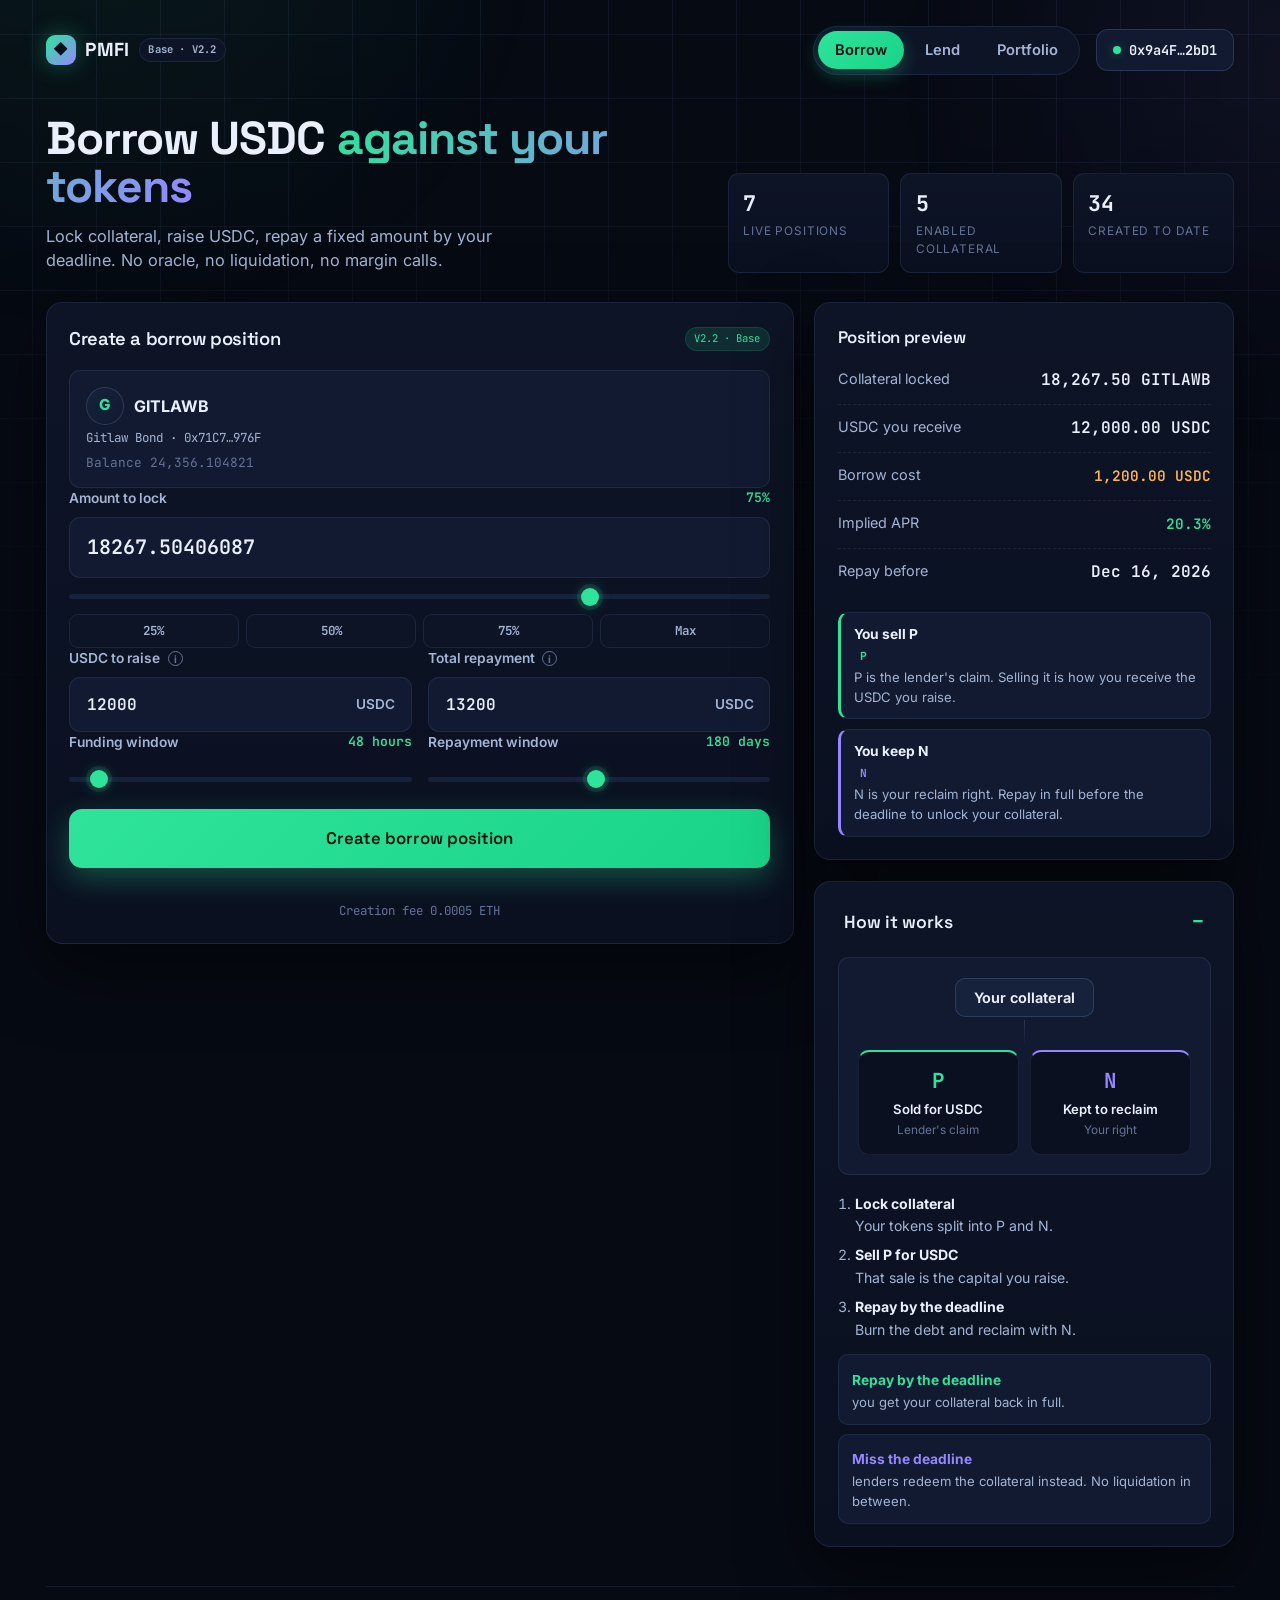
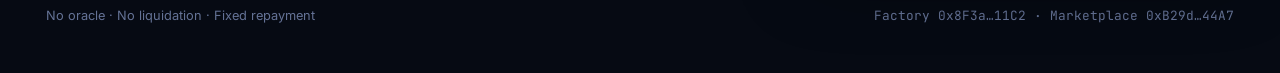
<file: pmfi-redesign (1)/preview.html>
<!doctype html>
<html lang="en">
<head>
<meta charset="UTF-8" />
<meta name="viewport" content="width=device-width, initial-scale=1.0" />
<title>PMFI V2.2 — Redesign Preview</title>
<style>
@import url('https://fonts.googleapis.com/css2?family=Inter:wght@400;500;600;700;800&family=Space+Grotesk:wght@500;600;700&family=JetBrains+Mono:wght@400;500;600&display=swap');

:root {
  /* Deep blue-black surfaces (navy lineage, not pure black) */
  --bg: #060a13;
  --bg-2: #0a1020;
  --surface: #0d1426;
  --surface-2: #111a30;
  --surface-3: #16213b;
  --line: rgba(132, 156, 214, 0.12);
  --line-2: rgba(132, 156, 214, 0.22);

  --text: #eaf0fb;
  --text-2: #a3b4d4;
  --muted: #647295;

  /* The two legs of the split — the brand's core duality */
  --p: #2fe39a;            /* P leg · lender claim · yield */
  --p-strong: #18d488;
  --p-soft: rgba(47, 227, 154, 0.12);
  --p-glow: rgba(47, 227, 154, 0.32);
  --n: #9686ff;            /* N leg · borrower reclaim right */
  --n-soft: rgba(150, 134, 255, 0.14);

  --amber: #ffb454;        /* cost / attention */
  --amber-soft: rgba(255, 180, 84, 0.12);
  --danger: #ff6b6b;
  --danger-soft: rgba(255, 107, 107, 0.12);

  --display: 'Space Grotesk', 'Inter', system-ui, sans-serif;
  --body: 'Inter', system-ui, -apple-system, 'Segoe UI', sans-serif;
  --mono: 'JetBrains Mono', ui-monospace, 'SF Mono', Menlo, monospace;

  --r: 16px;
  --r-sm: 11px;
  --shadow: 0 24px 70px rgba(0, 0, 0, 0.55);
  color-scheme: dark;
}

* { box-sizing: border-box; }
html, body { height: 100%; }
body {
  margin: 0;
  background: var(--bg);
  color: var(--text);
  font-family: var(--body);
  -webkit-font-smoothing: antialiased;
  line-height: 1.5;
}
.mono, .num { font-family: var(--mono); font-variant-numeric: tabular-nums; letter-spacing: -0.01em; }
button, input { font: inherit; color: inherit; }
a { color: var(--p); text-decoration: none; }
a:hover { text-decoration: underline; }
h1, h2, h3 { font-family: var(--display); margin: 0; letter-spacing: -0.02em; font-weight: 600; }

/* Ambient background: two glows for the two legs + faint grid */
.bg-grid {
  position: fixed; inset: 0; z-index: 0; pointer-events: none;
  background:
    radial-gradient(60vw 60vw at 8% -10%, rgba(47, 227, 154, 0.10), transparent 60%),
    radial-gradient(55vw 55vw at 102% 8%, rgba(150, 134, 255, 0.10), transparent 60%),
    linear-gradient(var(--line) 1px, transparent 1px),
    linear-gradient(90deg, var(--line) 1px, transparent 1px);
  background-size: auto, auto, 64px 64px, 64px 64px;
  background-position: center;
  -webkit-mask-image: linear-gradient(180deg, #000 0%, rgba(0,0,0,0.4) 60%, transparent 100%);
          mask-image: linear-gradient(180deg, #000 0%, rgba(0,0,0,0.4) 60%, transparent 100%);
  opacity: 0.7;
}

.shell { position: relative; z-index: 1; max-width: 1240px; margin: 0 auto; padding: 1.1rem 1.6rem 3rem; }

/* ---------- Nav ---------- */
.nav { display: flex; align-items: center; gap: 1rem; padding: 0.5rem 0 1.1rem; }
.brand { display: flex; align-items: center; gap: 0.6rem; font-family: var(--display); font-weight: 700; font-size: 1.18rem; letter-spacing: 0.02em; }
.brand .logo {
  display: grid; place-items: center; width: 30px; height: 30px; border-radius: 9px;
  background: linear-gradient(135deg, var(--p), var(--n)); color: #061018; font-size: 0.9rem; font-weight: 800;
  box-shadow: 0 0 22px rgba(47, 227, 154, 0.35);
}
.net-chip { font-family: var(--mono); font-size: 0.66rem; color: var(--text-2); border: 1px solid var(--line); padding: 0.18rem 0.5rem; border-radius: 999px; background: var(--surface); letter-spacing: 0.02em; }
.tabs { display: flex; gap: 0.25rem; margin-left: auto; background: var(--surface); border: 1px solid var(--line); padding: 0.28rem; border-radius: 999px; }
.tabs button { border: 0; background: transparent; color: var(--text-2); padding: 0.5rem 1.05rem; border-radius: 999px; font-weight: 600; font-size: 0.92rem; cursor: pointer; transition: 0.16s ease; }
.tabs button:hover { color: var(--text); }
.tabs button.active { color: #051018; background: linear-gradient(135deg, var(--p), var(--p-strong)); box-shadow: 0 6px 18px rgba(47, 227, 154, 0.28); }
.connect { display: inline-flex; align-items: center; gap: 0.5rem; border: 1px solid var(--line-2); background: var(--surface-2); color: var(--text); padding: 0.6rem 1rem; border-radius: 12px; font-weight: 650; cursor: pointer; font-family: var(--mono); font-size: 0.85rem; transition: 0.16s ease; }
.connect:hover { border-color: var(--p); }
.connect .dot { width: 8px; height: 8px; border-radius: 50%; background: var(--p); box-shadow: 0 0 10px var(--p-glow); }

/* ---------- Hero ---------- */
.hero { display: grid; grid-template-columns: 1.3fr 1fr; gap: 1.5rem; align-items: end; padding: 1.4rem 0 1.8rem; }
.hero-copy h1 { font-size: clamp(1.9rem, 3.6vw, 2.9rem); line-height: 1.04; font-weight: 700; }
.hero-copy h1 .accent { background: linear-gradient(120deg, var(--p), var(--n)); -webkit-background-clip: text; background-clip: text; color: transparent; }
.hero-copy p { color: var(--text-2); max-width: 46ch; margin: 0.85rem 0 0; font-size: 1.02rem; }
.hero-stats { display: grid; grid-template-columns: repeat(3, 1fr); gap: 0.7rem; }
.hero-stats .stat { border: 1px solid var(--line); background: linear-gradient(180deg, var(--surface), var(--bg-2)); border-radius: var(--r-sm); padding: 0.85rem 0.9rem; }
.hero-stats .stat strong { display: block; font-family: var(--mono); font-size: 1.35rem; font-variant-numeric: tabular-nums; letter-spacing: -0.02em; }
.hero-stats .stat span { display: block; color: var(--muted); font-size: 0.74rem; margin-top: 0.2rem; text-transform: uppercase; letter-spacing: 0.07em; }

/* ---------- Cards ---------- */
.card { background: linear-gradient(180deg, var(--surface), var(--bg-2)); border: 1px solid var(--line); border-radius: var(--r); box-shadow: var(--shadow); }
.form-card, .preview-card, .action-card, .table-card, .split-card { padding: 1.4rem; }
.card-head { display: flex; align-items: center; justify-content: space-between; margin-bottom: 1.1rem; }
.card-head h2 { font-size: 1.15rem; }
.card-head span { font-family: var(--mono); font-size: 0.66rem; color: var(--p); border: 1px solid var(--p-soft); background: var(--p-soft); padding: 0.2rem 0.55rem; border-radius: 999px; }

.borrow-layout, .lend-layout { display: grid; grid-template-columns: minmax(0, 1fr) minmax(340px, 420px); gap: 1.3rem; align-items: start; }
aside { display: grid; gap: 1.3rem; position: sticky; top: 1rem; }

label { display: block; font-weight: 600; font-size: 0.86rem; color: var(--text-2); margin: 1.1rem 0 0.5rem; }
label:first-of-type { margin-top: 0; }
.term-label { float: right; font-family: var(--mono); color: var(--p); font-weight: 600; font-size: 0.82rem; }

input { width: 100%; border: 0; outline: 0; background: transparent; font-weight: 600; }
input::placeholder { color: var(--muted); }
.amount-row, .unit-input, .search-input {
  display: flex; align-items: center; gap: 0.7rem; border: 1px solid var(--line); border-radius: var(--r-sm);
  padding: 0.85rem 0.95rem; background: var(--surface-2); transition: border-color 0.15s ease, box-shadow 0.15s ease;
}
.amount-row:focus-within, .unit-input:focus-within, .search-input:focus-within { border-color: var(--p); box-shadow: 0 0 0 3px var(--p-soft); }
.amount-row input { font-family: var(--mono); font-size: 1.25rem; }
.unit-input input { font-family: var(--mono); }
.unit-input span { color: var(--text-2); font-weight: 600; font-size: 0.85rem; white-space: nowrap; }
.search-input span { color: var(--muted); }

.chips { display: flex; gap: 0.45rem; margin-top: 0.55rem; }
.chips button { flex: 1; border: 1px solid var(--line); background: var(--surface); color: var(--text-2); padding: 0.42rem; border-radius: 9px; font-size: 0.78rem; font-weight: 600; cursor: pointer; font-family: var(--mono); transition: 0.14s ease; }
.chips button:hover { border-color: var(--p); color: var(--text); }

input[type="range"] { -webkit-appearance: none; appearance: none; width: 100%; height: 5px; border-radius: 999px; margin: 1rem 0 0.4rem; background: var(--surface-3); cursor: pointer; }
input[type="range"]::-webkit-slider-thumb { -webkit-appearance: none; width: 18px; height: 18px; border-radius: 50%; background: var(--p); box-shadow: 0 0 0 4px var(--p-soft), 0 0 14px var(--p-glow); cursor: pointer; }
input[type="range"]::-moz-range-thumb { width: 18px; height: 18px; border: 0; border-radius: 50%; background: var(--p); box-shadow: 0 0 0 4px var(--p-soft); cursor: pointer; }

.two-cols { display: grid; grid-template-columns: 1fr 1fr; gap: 1rem; }
.info { display: inline-grid; place-items: center; width: 15px; height: 15px; border: 1px solid var(--muted); border-radius: 50%; color: var(--muted); font-size: 0.64rem; font-weight: 700; font-style: normal; margin-left: 0.3rem; }

.primary-action {
  width: 100%; margin-top: 1.3rem; border: 0; border-radius: 13px; padding: 1.05rem; cursor: pointer;
  font-family: var(--display); font-weight: 600; font-size: 1.05rem; color: #04140c;
  background: linear-gradient(135deg, var(--p), var(--p-strong));
  box-shadow: 0 10px 30px rgba(47, 227, 154, 0.3); transition: transform 0.14s ease, box-shadow 0.14s ease, filter 0.14s ease;
}
.primary-action:hover:not(:disabled) { transform: translateY(-1px); box-shadow: 0 16px 40px rgba(47, 227, 154, 0.42); }
.primary-action:disabled { cursor: not-allowed; background: var(--surface-3); color: var(--muted); box-shadow: none; }
.action-hint { text-align: center; color: var(--amber); font-size: 0.82rem; margin: 0.6rem 0 0; min-height: 1.1rem; }
.fee-note { text-align: center; color: var(--muted); font-size: 0.78rem; margin: 0.45rem 0 0; font-family: var(--mono); }

/* ---------- Token select ---------- */
.select-token-card { display: grid; gap: 0.3rem; width: 100%; text-align: left; cursor: pointer; border: 1px solid var(--line); background: var(--surface-2); border-radius: var(--r-sm); padding: 0.95rem 1rem; transition: 0.15s ease; }
.select-token-card:hover { border-color: var(--p); }
.select-token-card > span { display: flex; align-items: center; gap: 0.65rem; color: var(--text); font-weight: 650; }
.select-token-card.placeholder { color: var(--text-2); }
.select-token-card.placeholder strong { color: var(--text); font-size: 1.02rem; }
.select-token-card small { color: var(--text-2); font-family: var(--mono); font-size: 0.78rem; }
.select-token-card em { color: var(--muted); font-style: normal; font-size: 0.8rem; font-family: var(--mono); }
.token-icon { display: grid; place-items: center; width: 38px; height: 38px; border-radius: 50%; background: linear-gradient(135deg, var(--surface-3), var(--surface-2)); border: 1px solid var(--line-2); color: var(--p); font-weight: 800; font-size: 0.95rem; }

/* ---------- Preview ---------- */
.preview-card h2 { font-size: 1.05rem; margin-bottom: 0.4rem; }
.preview-rows > div { display: flex; justify-content: space-between; gap: 1rem; padding: 0.72rem 0; border-bottom: 1px dashed var(--line); }
.preview-rows > div:last-child { border-bottom: 0; }
.preview-rows span { color: var(--text-2); font-size: 0.9rem; }
.preview-rows strong { font-family: var(--mono); font-weight: 600; text-align: right; font-variant-numeric: tabular-nums; }
.green { color: var(--p) !important; }
.violet { color: var(--n) !important; }
.warn-text { color: var(--amber) !important; }

.pn-note { display: grid; gap: 0.6rem; margin-top: 1rem; }
.pn-note > div { border: 1px solid var(--line); border-left: 3px solid var(--p); border-radius: 10px; padding: 0.7rem 0.85rem; background: var(--surface-2); }
.pn-note > div.n { border-left-color: var(--n); }
.pn-note strong { display: block; font-size: 0.86rem; }
.pn-note strong .tag { font-family: var(--mono); font-size: 0.7rem; color: var(--p); margin-left: 0.35rem; }
.pn-note > div.n strong .tag { color: var(--n); }
.pn-note span { display: block; color: var(--text-2); font-size: 0.82rem; margin-top: 0.2rem; }

.result-links, .tx-steps { display: grid; gap: 0.4rem; margin-top: 1rem; padding: 0.85rem; border: 1px solid var(--line); border-radius: 11px; background: var(--surface-2); color: var(--text-2); font-size: 0.85rem; }
.result-links strong { color: var(--text); }
.result-links span, .tx-steps span { font-family: var(--mono); font-size: 0.8rem; }

/* ---------- Notices ---------- */
.notice { margin: 0 0 1rem; padding: 0.8rem 1rem; border-radius: 12px; border: 1px solid var(--p-soft); background: var(--p-soft); color: var(--text); font-size: 0.9rem; }
.notice.danger { border-color: var(--danger-soft); background: var(--danger-soft); color: #ffd5d5; }
.link-btn { border: 0; background: transparent; color: var(--p); cursor: pointer; padding: 0; font-weight: 600; }

/* ---------- Lend ---------- */
.table-tools { display: grid; grid-template-columns: 1fr auto; gap: 0.8rem; margin-bottom: 1.1rem; }
.sort { border: 1px solid var(--line); background: var(--surface-2); color: var(--text-2); border-radius: var(--r-sm); padding: 0 1rem; font-weight: 600; font-size: 0.86rem; cursor: pointer; }
.pos-list { display: grid; gap: 0.85rem; }
.pos-card { display: grid; gap: 0.85rem; text-align: left; width: 100%; cursor: pointer; border: 1px solid var(--line); background: var(--surface-2); border-radius: var(--r); padding: 1.1rem 1.2rem; transition: 0.16s ease; }
.pos-card:hover { border-color: var(--line-2); transform: translateY(-1px); }
.pos-card.selected { border-color: var(--p); box-shadow: 0 0 0 1px var(--p), 0 18px 40px rgba(47, 227, 154, 0.14); }
.pos-top { display: flex; align-items: center; justify-content: space-between; }
.asset-cell, .asset-large { display: flex; align-items: center; gap: 0.7rem; }
.asset-cell strong, .asset-large strong { display: block; font-weight: 650; }
.asset-cell small, .asset-large small { color: var(--muted); font-family: var(--mono); font-size: 0.74rem; }
.apr-pill { text-align: right; font-family: var(--mono); font-size: 1.4rem; font-weight: 600; color: var(--p); line-height: 1; }
.apr-pill small { display: block; font-size: 0.64rem; color: var(--muted); font-weight: 500; text-transform: uppercase; letter-spacing: 0.06em; margin-top: 0.2rem; }
.pos-grid { display: grid; grid-template-columns: repeat(4, 1fr); gap: 0.6rem; }
.pos-grid label { margin: 0 0 0.2rem; font-size: 0.68rem; text-transform: uppercase; letter-spacing: 0.05em; color: var(--muted); }
.pos-grid strong { font-family: var(--mono); font-size: 0.92rem; font-weight: 600; }
.bar { height: 7px; border-radius: 999px; background: var(--surface-3); overflow: hidden; }
.bar > span { display: block; height: 100%; border-radius: 999px; background: linear-gradient(90deg, var(--p-strong), var(--p)); box-shadow: 0 0 12px var(--p-glow); }
.pos-foot { display: flex; align-items: center; justify-content: space-between; }
.pos-foot small { color: var(--text-2); font-family: var(--mono); font-size: 0.78rem; }
.pos-foot .cta { color: var(--p); font-weight: 600; font-size: 0.88rem; }

.action-card h2 { font-size: 1.1rem; }
.action-card .asset-large { margin: 1rem 0; }
.budget-quote { color: var(--text-2); font-size: 0.82rem; margin-top: 0.5rem; font-family: var(--mono); min-height: 1rem; }

/* ---------- Empty states ---------- */
.empty-state { text-align: center; padding: 2.4rem 1.4rem; border: 1px dashed var(--line-2); border-radius: var(--r); color: var(--text-2); }
.empty-state.compact { padding: 1.2rem; }
.empty-state h3 { font-size: 1.05rem; margin-bottom: 0.4rem; color: var(--text); }
.empty-state p { margin: 0 auto 1rem; max-width: 38ch; font-size: 0.9rem; }
.empty-state .ghost-cta { display: inline-flex; align-items: center; gap: 0.4rem; border: 1px solid var(--p); color: var(--p); background: var(--p-soft); padding: 0.6rem 1.1rem; border-radius: 11px; font-weight: 600; cursor: pointer; }

/* ---------- Portfolio ---------- */
.portfolio { display: grid; gap: 1.3rem; }
.portfolio-table { display: grid; }
.portfolio-head, .portfolio-row { display: grid; grid-template-columns: 1.4fr 1fr 1.1fr 1.1fr 0.9fr 0.9fr; gap: 1rem; align-items: center; }
.portfolio-head { color: var(--muted); font-size: 0.72rem; text-transform: uppercase; letter-spacing: 0.06em; padding: 0 0.2rem 0.7rem; border-bottom: 1px solid var(--line); }
.portfolio-row { padding: 1.05rem 0.2rem; border-bottom: 1px solid var(--line); }
.portfolio-row:last-child { border-bottom: 0; }
.portfolio-row > span { font-family: var(--mono); font-size: 0.9rem; font-variant-numeric: tabular-nums; }
.portfolio-row .asset-cell strong { font-family: var(--body); }
.badge { display: inline-flex; align-items: center; gap: 0.35rem; width: fit-content; padding: 0.3rem 0.65rem; border-radius: 999px; font-family: var(--mono); font-size: 0.74rem; font-weight: 600; border: 1px solid var(--line-2); color: var(--text-2); background: var(--surface-3); }
.badge::before { content: ""; width: 7px; height: 7px; border-radius: 50%; background: currentColor; }
.badge.funding { color: var(--p); border-color: var(--p-soft); background: var(--p-soft); }
.badge.repayment { color: var(--amber); border-color: var(--amber-soft); background: var(--amber-soft); }
.badge.redeemable { color: var(--n); border-color: var(--n-soft); background: var(--n-soft); }
.badge.open { color: var(--text-2); }
.row-actions { display: flex; flex-wrap: wrap; gap: 0.5rem; }
.row-actions .link-btn { border: 1px solid var(--line-2); padding: 0.4rem 0.7rem; border-radius: 9px; font-size: 0.8rem; }
.row-actions .link-btn:hover { border-color: var(--p); }
.hint { color: var(--muted); font-size: 0.84rem; }

/* ---------- How it works (the split signature) ---------- */
.split-card h2, .how-toggle { font-size: 1.1rem; }
.how-toggle { display: flex; align-items: center; justify-content: space-between; width: 100%; border: 0; background: transparent; cursor: pointer; font-family: var(--display); font-weight: 600; color: var(--text); }
.how-toggle span { color: var(--p); font-size: 1.4rem; }
.how-body[hidden] { display: none; }
.split-module { margin-top: 1.1rem; }
.split-diagram { border: 1px solid var(--line); border-radius: var(--r-sm); background: var(--surface-2); padding: 1.2rem; text-align: center; margin-bottom: 1.1rem; }
.split-top { display: inline-block; padding: 0.5rem 1.1rem; border-radius: 10px; background: var(--surface-3); border: 1px solid var(--line-2); font-weight: 650; font-size: 0.9rem; }
.split-line { width: 1px; height: 26px; margin: 0.2rem auto; background: linear-gradient(var(--line-2), transparent); }
.split-legs { display: grid; grid-template-columns: 1fr 1fr; gap: 0.7rem; }
.split-legs > div { border: 1px solid var(--line); border-radius: 11px; background: var(--bg-2); padding: 0.85rem 0.6rem; }
.split-legs .leg-p { border-top: 2px solid var(--p); }
.split-legs .leg-n { border-top: 2px solid var(--n); }
.split-legs strong { display: block; font-family: var(--mono); font-size: 1.3rem; }
.split-legs .leg-p strong { color: var(--p); }
.split-legs .leg-n strong { color: var(--n); }
.split-legs span { display: block; color: var(--text); font-size: 0.82rem; margin-top: 0.25rem; font-weight: 600; }
.split-legs small { display: block; color: var(--muted); font-size: 0.74rem; margin-top: 0.15rem; }
.split-copy ol { margin: 0; padding-left: 1.1rem; color: var(--text-2); }
.split-copy li { margin: 0.5rem 0; font-size: 0.88rem; }
.split-copy li strong { color: var(--text); display: block; }
.split-copy li span { display: block; margin-top: 0.1rem; }
.outcomes { display: grid; gap: 0.55rem; margin-top: 0.9rem; }
.outcomes > div, .outcome-stack > div { border: 1px solid var(--line); border-radius: 10px; background: var(--surface-2); padding: 0.7rem 0.85rem; }
.outcomes strong, .outcome-stack strong { font-size: 0.86rem; }
.outcomes span, .outcome-stack small { display: block; color: var(--text-2); font-size: 0.82rem; margin-top: 0.15rem; }
.lend-flow { display: grid; gap: 0.7rem; margin-top: 1.1rem; }
.lend-step { border: 1px solid var(--line); border-radius: 11px; background: var(--surface-2); padding: 0.85rem 1rem; }
.lend-step strong { display: inline-grid; place-items: center; width: 30px; height: 30px; border-radius: 8px; background: var(--p-soft); color: var(--p); font-family: var(--mono); margin-bottom: 0.4rem; }
.lend-step span { display: block; font-weight: 650; }
.lend-step small { display: block; color: var(--text-2); font-size: 0.82rem; margin-top: 0.15rem; }
.flow-arrow { display: none; }
.outcome-stack { display: grid; gap: 0.55rem; margin-top: 0.4rem; }

/* ---------- Modal ---------- */
.modal-backdrop { position: fixed; inset: 0; z-index: 40; display: grid; place-items: center; padding: 1rem; background: rgba(3, 6, 14, 0.72); backdrop-filter: blur(6px); }
.token-modal { width: min(520px, 100%); max-height: 88vh; overflow: auto; border: 1px solid var(--line-2); border-radius: 18px; background: var(--surface); box-shadow: var(--shadow); padding: 1.3rem; }
.modal-head { display: flex; align-items: center; justify-content: space-between; margin-bottom: 1rem; }
.modal-head h2 { font-size: 1.15rem; }
.modal-close { border: 0; background: var(--surface-3); color: var(--text-2); width: 32px; height: 32px; border-radius: 9px; font-size: 1.3rem; line-height: 1; cursor: pointer; }
.token-search { margin-bottom: 1rem; }
.selector-section { margin-top: 1.1rem; }
.selector-section h3 { color: var(--muted); font-size: 0.72rem; text-transform: uppercase; letter-spacing: 0.06em; margin-bottom: 0.5rem; }
.token-row { display: grid; grid-template-columns: auto 1fr auto; align-items: center; gap: 0.8rem; width: 100%; border: 0; background: transparent; border-radius: 11px; padding: 0.7rem; cursor: pointer; text-align: left; transition: 0.14s ease; }
.token-row:hover { background: var(--surface-2); }
.token-row strong { font-weight: 600; }
.token-row small { display: block; color: var(--muted); font-family: var(--mono); font-size: 0.74rem; }
.token-row em { font-style: normal; font-family: var(--mono); color: var(--text-2); font-size: 0.84rem; }

/* ---------- Footer ---------- */
.foot { display: flex; align-items: center; justify-content: space-between; gap: 1rem; margin-top: 2.4rem; padding-top: 1.2rem; border-top: 1px solid var(--line); color: var(--muted); font-size: 0.8rem; }
.foot-links { font-family: var(--mono); }

/* ---------- Responsive ---------- */
@media (max-width: 1000px) {
  .borrow-layout, .lend-layout { grid-template-columns: 1fr; }
  aside { position: static; }
  .hero { grid-template-columns: 1fr; gap: 1.2rem; }
}
@media (max-width: 640px) {
  .shell { padding: 1rem 1rem 2.4rem; }
  .nav { flex-wrap: wrap; }
  .tabs { width: 100%; order: 3; margin-left: 0; justify-content: space-between; }
  .tabs button { flex: 1; }
  .hero-stats { grid-template-columns: 1fr 1fr; }
  .two-cols, .pos-grid { grid-template-columns: 1fr 1fr; }
  .portfolio-head { display: none; }
  .portfolio-row { grid-template-columns: 1fr 1fr; gap: 0.6rem 1rem; }
  .foot { flex-direction: column; align-items: flex-start; }
}
@media (prefers-reduced-motion: reduce) { * { transition: none !important; } }

</style>
</head>
<body>
<div class="bg-grid" aria-hidden="true"></div>
<div class="shell">
  <header class="nav">
    <div class="brand"><span class="logo">◆</span> PMFI <span class="net-chip">Base · V2.2</span></div>
    <nav class="tabs" aria-label="Main tabs">
      <button data-tab="borrow" class="active">Borrow</button>
      <button data-tab="lend">Lend</button>
      <button data-tab="portfolio">Portfolio</button>
    </nav>
    <button class="connect connected"><span class="dot"></span>0x9a4F…2bD1</button>
  </header>

  <!-- ============ BORROW ============ -->
  <div data-view="borrow">
    <section class="hero">
      <div class="hero-copy">
        <h1>Borrow USDC <span class="accent">against your tokens</span></h1>
        <p>Lock collateral, raise USDC, repay a fixed amount by your deadline. No oracle, no liquidation, no margin calls.</p>
      </div>
      <div class="hero-stats">
        <div class="stat"><strong>7</strong><span>Live positions</span></div>
        <div class="stat"><strong>5</strong><span>Enabled collateral</span></div>
        <div class="stat"><strong>34</strong><span>Created to date</span></div>
      </div>
    </section>
    <main>
    <section class="borrow-layout">
      <div class="card form-card">
        <div class="card-head"><h2>Create a borrow position</h2><span>V2.2 · Base</span></div>
        <button class="select-token-card"><span><span class="token-icon">G</span><strong>GITLAWB</strong></span><small>Gitlaw Bond · 0x71C7…976F</small><em>Balance 24,356.104821</em></button>

        <label>Amount to lock <strong class="term-label">75%</strong></label>
        <div class="amount-row"><input id="lockAmount" inputmode="decimal" value="18267.50406087"></div>
        <input type="range" min="0" max="100" value="75">
        <div class="chips"><button data-pct="25">25%</button><button data-pct="50">50%</button><button data-pct="75" class="on">75%</button><button data-pct="100">Max</button></div>

        <div class="two-cols">
          <div><label>USDC to raise <span class="info">i</span></label><div class="unit-input"><input value="12000" inputmode="decimal"><span>USDC</span></div></div>
          <div><label>Total repayment <span class="info">i</span></label><div class="unit-input"><input value="13200" inputmode="decimal"><span>USDC</span></div></div>
        </div>
        <div class="two-cols">
          <div><label>Funding window <strong class="term-label">48 hours</strong></label><input type="range" min="1" max="720" value="48"></div>
          <div><label>Repayment window <strong class="term-label">180 days</strong></label><input type="range" min="1" max="365" value="180"></div>
        </div>

        <button class="primary-action">Create borrow position</button>
        <p class="action-hint"></p>
        <p class="fee-note">Creation fee 0.0005 ETH</p>
      </div>

      <aside>
        <div class="card preview-card">
          <h2>Position preview</h2>
          <div class="preview-rows">
            <div><span>Collateral locked</span><strong>18,267.50 GITLAWB</strong></div>
            <div><span>USDC you receive</span><strong>12,000.00 USDC</strong></div>
            <div><span>Borrow cost</span><strong><span class="warn-text">1,200.00 USDC</span></strong></div>
            <div><span>Implied APR</span><strong><span class="green">20.3%</span></strong></div>
            <div><span>Repay before</span><strong>Dec 16, 2026</strong></div>
          </div>
          <div class="pn-note">
            <div><strong>You sell P<span class="tag">P</span></strong><span>P is the lender's claim. Selling it is how you receive the USDC you raise.</span></div>
            <div class="n"><strong>You keep N<span class="tag">N</span></strong><span>N is your reclaim right. Repay in full before the deadline to unlock your collateral.</span></div>
          </div>
        </div>
        <div class="card split-card"><button class="how-toggle">How it works <span>−</span></button>
          <div class="how-body">
            <div class="split-module"><div class="split-diagram"><div class="split-top">Your collateral</div><div class="split-line"></div><div class="split-legs">
              <div class="leg-p"><strong>P</strong><span>Sold for USDC</span><small>Lender's claim</small></div>
              <div class="leg-n"><strong>N</strong><span>Kept to reclaim</span><small>Your right</small></div>
            </div></div><div class="split-copy"><ol>
              <li><strong>Lock collateral</strong><span>Your tokens split into P and N.</span></li>
              <li><strong>Sell P for USDC</strong><span>That sale is the capital you raise.</span></li>
              <li><strong>Repay by the deadline</strong><span>Burn the debt and reclaim with N.</span></li>
            </ol><div class="outcomes">
              <div><strong class="green">Repay by the deadline</strong><span>you get your collateral back in full.</span></div>
              <div><strong class="violet">Miss the deadline</strong><span>lenders redeem the collateral instead. No liquidation in between.</span></div>
            </div></div></div>
          </div>
        </div>
      </aside>
    </section>
    </main>
  </div>

  <!-- ============ LEND ============ -->
  <div data-view="lend" hidden>
    <section class="hero">
      <div class="hero-copy">
        <h1>Earn <span class="accent">fixed yield</span> on USDC</h1>
        <p>Fund a position and lock in a fixed repayment. If the borrower repays, you keep the yield. If they do not, you claim the collateral.</p>
      </div>
      <div class="hero-stats">
        <div class="stat"><strong>22.4%</strong><span>Best est. APR</span></div>
        <div class="stat"><strong>7</strong><span>Open to fund</span></div>
        <div class="stat"><strong>84,200 USDC</strong><span>Available now</span></div>
      </div>
    </section>
    <main>
    <section class="lend-layout">
      <div class="card table-card">
        <div class="card-head"><h2>Open positions</h2><span>7 live</span></div>
        <div class="table-tools"><div class="search-input"><span>⌕</span><input placeholder="Search collateral"></div><button class="sort">Sorted by APR</button></div>
        <div class="pos-list">
          <button class="pos-card selected" data-select-market="1">
            <div class="pos-top"><span class="asset-cell"><span class="token-icon">G</span><span><strong>GITLAWB</strong><small>0x71C7…976F</small></span></span><span class="apr-pill">22.4%<small>est. APR</small></span></div>
            <div class="pos-grid"><div><label>Raise</label><strong>12,000.00</strong></div><div><label>Repays</label><strong>13,200.00</strong></div><div><label>Available</label><strong>8,450.00 P</strong></div><div><label>Funding ends</label><strong>Jun 21</strong></div></div>
            <div class="bar"><span style="width:30%"></span></div>
            <div class="pos-foot"><small>30% funded</small><span class="cta">Lend →</span></div>
          </button>
          <button class="pos-card" data-select-market="2">
            <div class="pos-top"><span class="asset-cell"><span class="token-icon">W</span><span><strong>WSTETH</strong><small>0x5979…8aE2</small></span></span><span class="apr-pill">14.8%<small>est. APR</small></span></div>
            <div class="pos-grid"><div><label>Raise</label><strong>40,000.00</strong></div><div><label>Repays</label><strong>43,400.00</strong></div><div><label>Available</label><strong>11,200.00 P</strong></div><div><label>Funding ends</label><strong>Jun 22</strong></div></div>
            <div class="bar"><span style="width:72%"></span></div>
            <div class="pos-foot"><small>72% funded</small><span class="cta">Lend →</span></div>
          </button>
          <button class="pos-card" data-select-market="3">
            <div class="pos-top"><span class="asset-cell"><span class="token-icon">D</span><span><strong>DEGEN</strong><small>0x4ed4…9bF1</small></span></span><span class="apr-pill">9.6%<small>est. APR</small></span></div>
            <div class="pos-grid"><div><label>Raise</label><strong>6,500.00</strong></div><div><label>Repays</label><strong>6,890.00</strong></div><div><label>Available</label><strong>1,950.00 P</strong></div><div><label>Funding ends</label><strong>Jun 24</strong></div></div>
            <div class="bar"><span style="width:88%"></span></div>
            <div class="pos-foot"><small>88% funded</small><span class="cta">Lend →</span></div>
          </button>
        </div>
      </div>
      <aside>
        <div class="card action-card">
          <h2>Lend into GITLAWB</h2>
          <div class="asset-large"><span class="token-icon">G</span><div><strong>GITLAWB</strong><small>0x71C7…976F</small></div></div>
          <div class="preview-rows">
            <div><span>Estimated APR</span><strong><span class="green">22.4%</span></strong></div>
            <div><span>P available</span><strong>8,450.0000 P</strong></div>
            <div><span>USDC remaining</span><strong>8,400.00 USDC</strong></div>
            <div><span>Total repayment</span><strong>13,200.00 USDC</strong></div>
            <div><span>Funded</span><strong>30.0%</strong></div>
            <div><span>Repayment deadline</span><strong>Dec 16, 2026</strong></div>
            <div><span>Vault</span><strong>0x2c1A…77E0</strong></div>
          </div>
          <div class="two-cols"><div><label>P amount</label><div class="unit-input"><input placeholder="0"></div></div><div><label>Max USDC budget</label><div class="unit-input"><input placeholder="0"><span>USDC</span></div></div></div>
          <button class="primary-action">Fund position</button>
        </div>
        <div class="card split-card"><button class="how-toggle">How it works <span>+</span></button><div class="how-body" hidden></div></div>
      </aside>
    </section>
    </main>
  </div>

  <!-- ============ PORTFOLIO ============ -->
  <div data-view="portfolio" hidden>
    <section class="hero">
      <div class="hero-copy">
        <h1>Your <span class="accent">positions</span></h1>
        <p>Track everything you have borrowed and lent, and act on it, in one place.</p>
      </div>
      <div class="hero-stats">
        <div class="stat"><strong>3</strong><span>Repaid</span></div>
        <div class="stat"><strong>5</strong><span>Positions</span></div>
        <div class="stat"><strong>Base</strong><span>Network</span></div>
      </div>
    </section>
    <main>
    <section class="portfolio">
      <div class="card table-card">
        <div class="card-head"><h2>Your borrow positions</h2></div>
        <div class="portfolio-table">
          <div class="portfolio-head"><span>Collateral</span><span>Funded</span><span>USDC received</span><span>Repayment due</span><span>Status</span><span>Action</span></div>
          <div class="portfolio-row">
            <span><span class="asset-cell"><span class="token-icon">G</span><span><strong>GITLAWB</strong><small>0x71C7…976F</small></span></span></span>
            <span>30%</span><span>12,000.00</span><span>Dec 16, 2026</span><span><span class="badge funding">Funding</span></span>
            <span class="row-actions"><button class="link-btn">Repay</button></span>
          </div>
          <div class="portfolio-row">
            <span><span class="asset-cell"><span class="token-icon">W</span><span><strong>WSTETH</strong><small>0x5979…8aE2</small></span></span></span>
            <span>100%</span><span>40,000.00</span><span>Repaid</span><span><span class="badge repaid">Repaid</span></span>
            <span class="hint">Nothing to do yet</span>
          </div>
        </div>
      </div>
      <div class="card table-card">
        <div class="card-head"><h2>Your lend positions</h2></div>
        <div class="portfolio-table">
          <div class="portfolio-head"><span>Collateral</span><span>P balance</span><span>Redeem preview</span><span>Deadline</span><span>Status</span><span>Action</span></div>
          <div class="portfolio-row">
            <span><span class="asset-cell"><span class="token-icon">D</span><span><strong>DEGEN</strong><small>0x4ed4…9bF1</small></span></span></span>
            <span>1,950.00 P</span><span>2,067.00 USDC</span><span>Nov 02, 2026</span><span><span class="badge redeemable">Redeemable</span></span>
            <span class="row-actions"><button class="link-btn">Redeem USDC</button></span>
          </div>
          <div class="portfolio-row">
            <span><span class="asset-cell"><span class="token-icon">W</span><span><strong>WSTETH</strong><small>0x5979…8aE2</small></span></span></span>
            <span>11,200.00 P</span><span>—</span><span>Jun 22</span><span><span class="badge funding">Funding</span></span>
            <span class="hint">Nothing to do yet</span>
          </div>
        </div>
      </div>
    </section>
    </main>
  </div>

  <footer class="foot">
    <span>No oracle · No liquidation · Fixed repayment</span>
    <span class="foot-links">Factory 0x8F3a…11C2 · Marketplace 0xB29d…44A7</span>
  </footer>
</div>

<script>
  document.querySelectorAll('.tabs button').forEach(function (b) {
    b.addEventListener('click', function () {
      var tab = b.getAttribute('data-tab');
      document.querySelectorAll('.tabs button').forEach(function (x) { x.classList.toggle('active', x === b); });
      document.querySelectorAll('[data-view]').forEach(function (v) { v.hidden = v.getAttribute('data-view') !== tab; });
      window.scrollTo({ top: 0, behavior: 'smooth' });
    });
  });
</script>

</body>
</html>
</file>
